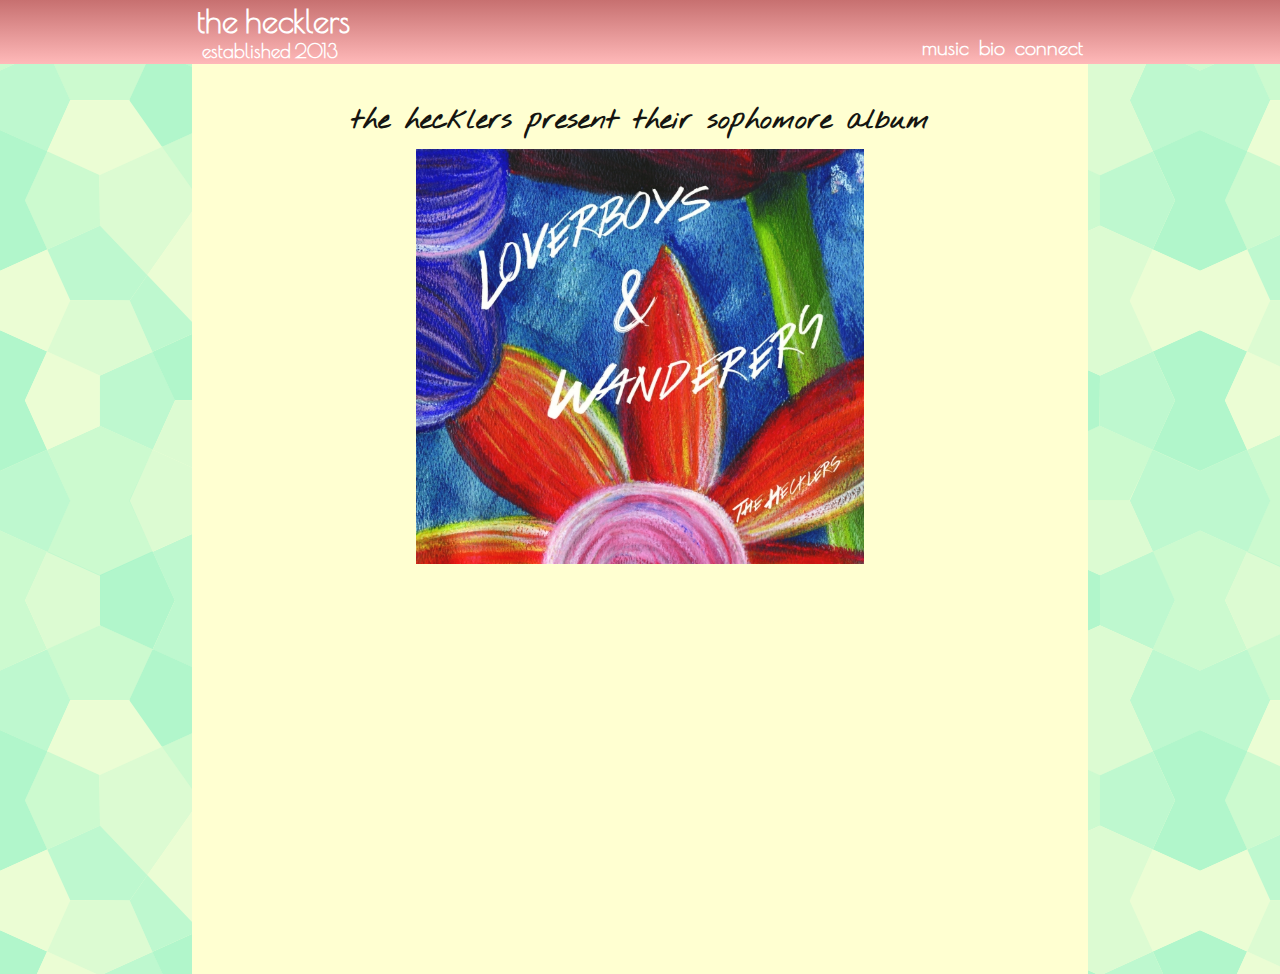
<file: index.html>
<!DOCTYPE html>
<html>
<head>
	<title>the hecklers</title>
	<link rel="stylesheet" type="text/css" href="css/index.css">
	<link href='http://fonts.googleapis.com/css?family=Poiret+One|Indie+Flower|Fredericka+the+Great|Nothing+You+Could+Do' rel='stylesheet' type='text/css'>
	<link rel="shortcut icon" href="images/FlowerSmall.jpg"/>
	<script src="https://ajax.googleapis.com/ajax/libs/jquery/2.1.3/jquery.min.js"></script>
	<script src="js/animation.js"></script>
</head>
<body>
	<div id="headingWrap">
		<div id="headingArea">
			<div id="logoArea">
				<a href="index.html"><h1 id="logo">the hecklers</h1></a>
				<h3>established 2013</h3>
			</div>
			<div id="navArea">
				<ul id="navList">
					<li><a href="connect.html" class="pageLink">connect</a></li>
					<li><a href="bio.html" class="pageLink">bio</a></li>
					<li><a href="music.html" class="pageLink">music</a></li>
				</ul>
			</div>
		</div>
	</div>
	<div class="content" id="indexContent">
		<p id="albumIntro">the hecklers present their sophomore album</p>
		<img id="albumArt" src="images/LoverboysAndWanderersCover.jpg">
		<p id="orderMessage">listen here!</p>
		<div id="storeIcons">
			<a id='googleLink' href='https://play.google.com/store/music/album/The_Hecklers_Loverboys_Wanderers?id=Byihupob6ry2jopnxwel7wwrfxy'><img src='images/googleIcon.png' class='storeIcon'></a>
			<a id='cdBabyLink' href='http://www.cdbaby.com/cd/thehecklers12'><img src='images/cdBabyIcon.png' class='storeIcon'></a>
			<a id='amazonLink' href='http://www.amazon.com/Loverboys-Wanderers-Hecklers/dp/B013QD0I7C/'><img src='images/amazonIcon.png' class='storeIcon'></a>
			<a id='amazonLink' href='https://itunes.apple.com/us/album/loverboys-wanderers/id1029119280'><img src='images/itunesIcon.png' class='storeIcon'></a>
			<a id='spotifyLink' href='https://play.spotify.com/album/5rdeUxSdllvIRg0PjMTfB7?play=true&utm_source=open.spotify.com&utm_medium=open'><img src='images/spotifyIcon.png' class='storeIcon'></a>
		</div>
		<div style="clear: both" />
<!-- 		<div id="bandCampWrapper">
			<iframe id="homePageBandcamp" style="border: 0; width: 100%; height: 42px;" src="http://bandcamp.com/EmbeddedPlayer/album=2565489598/size=small/bgcol=333333/linkcol=4ec5ec/artwork=none/transparent=true/" seamless><a href="http://thehecklers.bandcamp.com/album/dew-on-the-grass-in-the-morning">Dew on the Grass in the Morning by The Hecklers</a></iframe>
		</div> -->
		<p id="copyrightMessage">&copy; 2016 The Hecklers</p>
	</div>
</body>
</html>
</file>
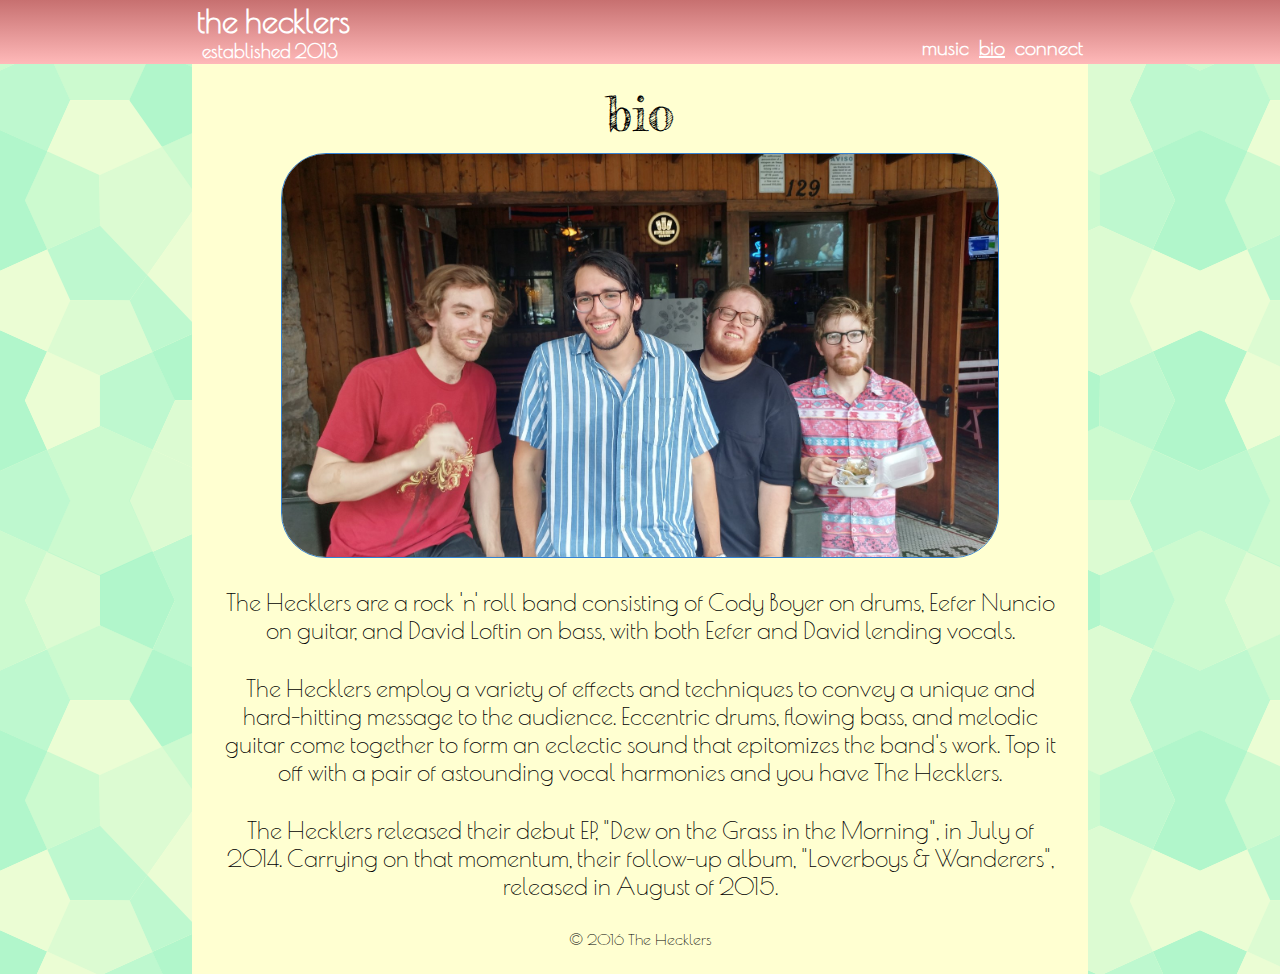
<file: bio.html>
<!DOCTYPE html>
<html>
<head>
	<title>the hecklers</title>
	<link rel="stylesheet" type="text/css" href="css/index.css">
	<link href='http://fonts.googleapis.com/css?family=Poiret+One|Indie+Flower|Fredericka+the+Great|Nothing+You+Could+Do' rel='stylesheet' type='text/css'>
	<link rel="shortcut icon" href="images/FlowerSmall.jpg"/>
</head>
<body>
	<div id="headingWrap">
		<div id="headingArea">
			<div id="logoArea">
				<a href="index.html"><h1 id="logo">the hecklers</h1></a>
				<h3>established 2013</h3>
			</div>
			<div id="navArea">
				<ul id="navList">
					<li><a href="connect.html" class="pageLink">connect</a></li>
					<li><a href="bio.html" class="activePage">bio</a></li>
					<li><a href="music.html" class="pageLink">music</a></li>
				</ul>
			</div>
		</div>
	</div>
	</div>
	<div class="content" id="bioContent">
		<h4>bio</h4>
		<img id="bandPic" src="images/bandPic.jpg">
		<p>The Hecklers are a rock 'n' roll band consisting of Cody Boyer on drums, Eefer Nuncio on guitar, and David Loftin on bass, with both Eefer and David lending vocals.</p>
		<p>The Hecklers employ a variety of effects and techniques to convey a unique and hard-hitting message to the audience.  Eccentric drums, flowing bass, and melodic guitar come together to form an eclectic sound that epitomizes the band's work.  Top it off with a pair of astounding vocal harmonies and you have The Hecklers.</p>
		<p>The Hecklers released their debut EP, "Dew on the Grass in the Morning", in July of 2014.  Carrying on that momentum, their follow-up album, "Loverboys & Wanderers", released in August of 2015.</p>
		<div id="copyrightMessage">&copy; 2016 The Hecklers</div>
	</div>
</body>
</html>
</file>
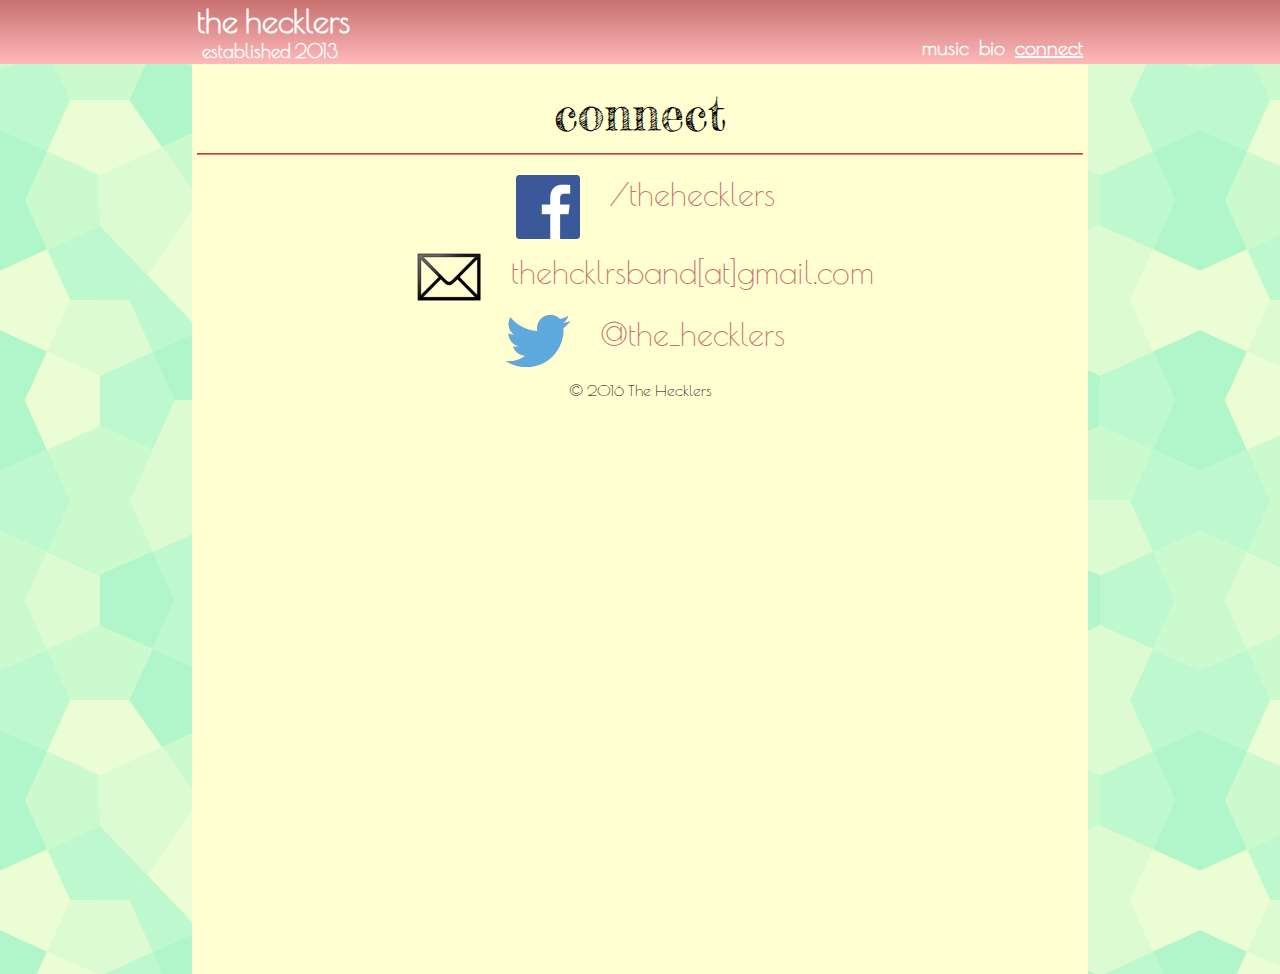
<file: connect.html>
<!DOCTYPE html>
<html>
<head>
	<title>the hecklers</title>
	<link rel="stylesheet" type="text/css" href="css/index.css">
	<link href='http://fonts.googleapis.com/css?family=Poiret+One|Indie+Flower|Fredericka+the+Great|Nothing+You+Could+Do' rel='stylesheet' type='text/css'>
	<link rel="shortcut icon" href="images/FlowerSmall.jpg"/>
</head>
<body>
	<div id="headingWrap">
		<div id="headingArea">
			<div id="logoArea">
				<a href="index.html"><h1 id="logo">the hecklers</h1></a>
				<h3>established 2013</h3>
			</div>
			<div id="navArea">
				<ul id="navList">
					<li><a href="connect.html" class="activePage">connect</a></li>
					<li><a href="bio.html" class="pageLink">bio</a></li>
					<li><a href="music.html" class="pageLink">music</a></li>
				</ul>
			</div>
		</div>
	</div>
	<div class="content" id="connectContent">
		<h4>connect</h4>
		<hr/>
		<div id="connectLinkWrapper">
			<a id='facebookLink' href='https://www.facebook.com/TheHecklers'><img src='images/facebookIcon.png' class='storeIcon'></a>
			<a href='https://www.facebook.com/TheHecklers'><p id='facebookText'>/thehecklers</p></a>
		</div>
		<div style="clear: both" />
		<div id="connectLinkWrapper">
			<a id='emailLink' href='mailto:thehcklrsband@gmail.com'><img src='images/emailIcon.png' class='storeIcon'></a>
			<a href='mailto:thehcklrsband@gmail.com'><p id='emailText'>thehcklrsband[at]gmail.com</p></a>
		</div>
		<div style="clear: both" />
		<div id="connectLinkWrapper">
			<a id='twitterLink' href='http://www.twitter.com/the_hecklers'><img src='images/twitterIcon.png' class='storeIcon'></a>
			<a href='http://www.twitter.com/the_hecklers'><p id='twitterText'>@the_hecklers</p></a>
		</div>
		<div id="copyrightMessage">&copy; 2016 The Hecklers</div>
	</div>
</body>
</html>
</file>
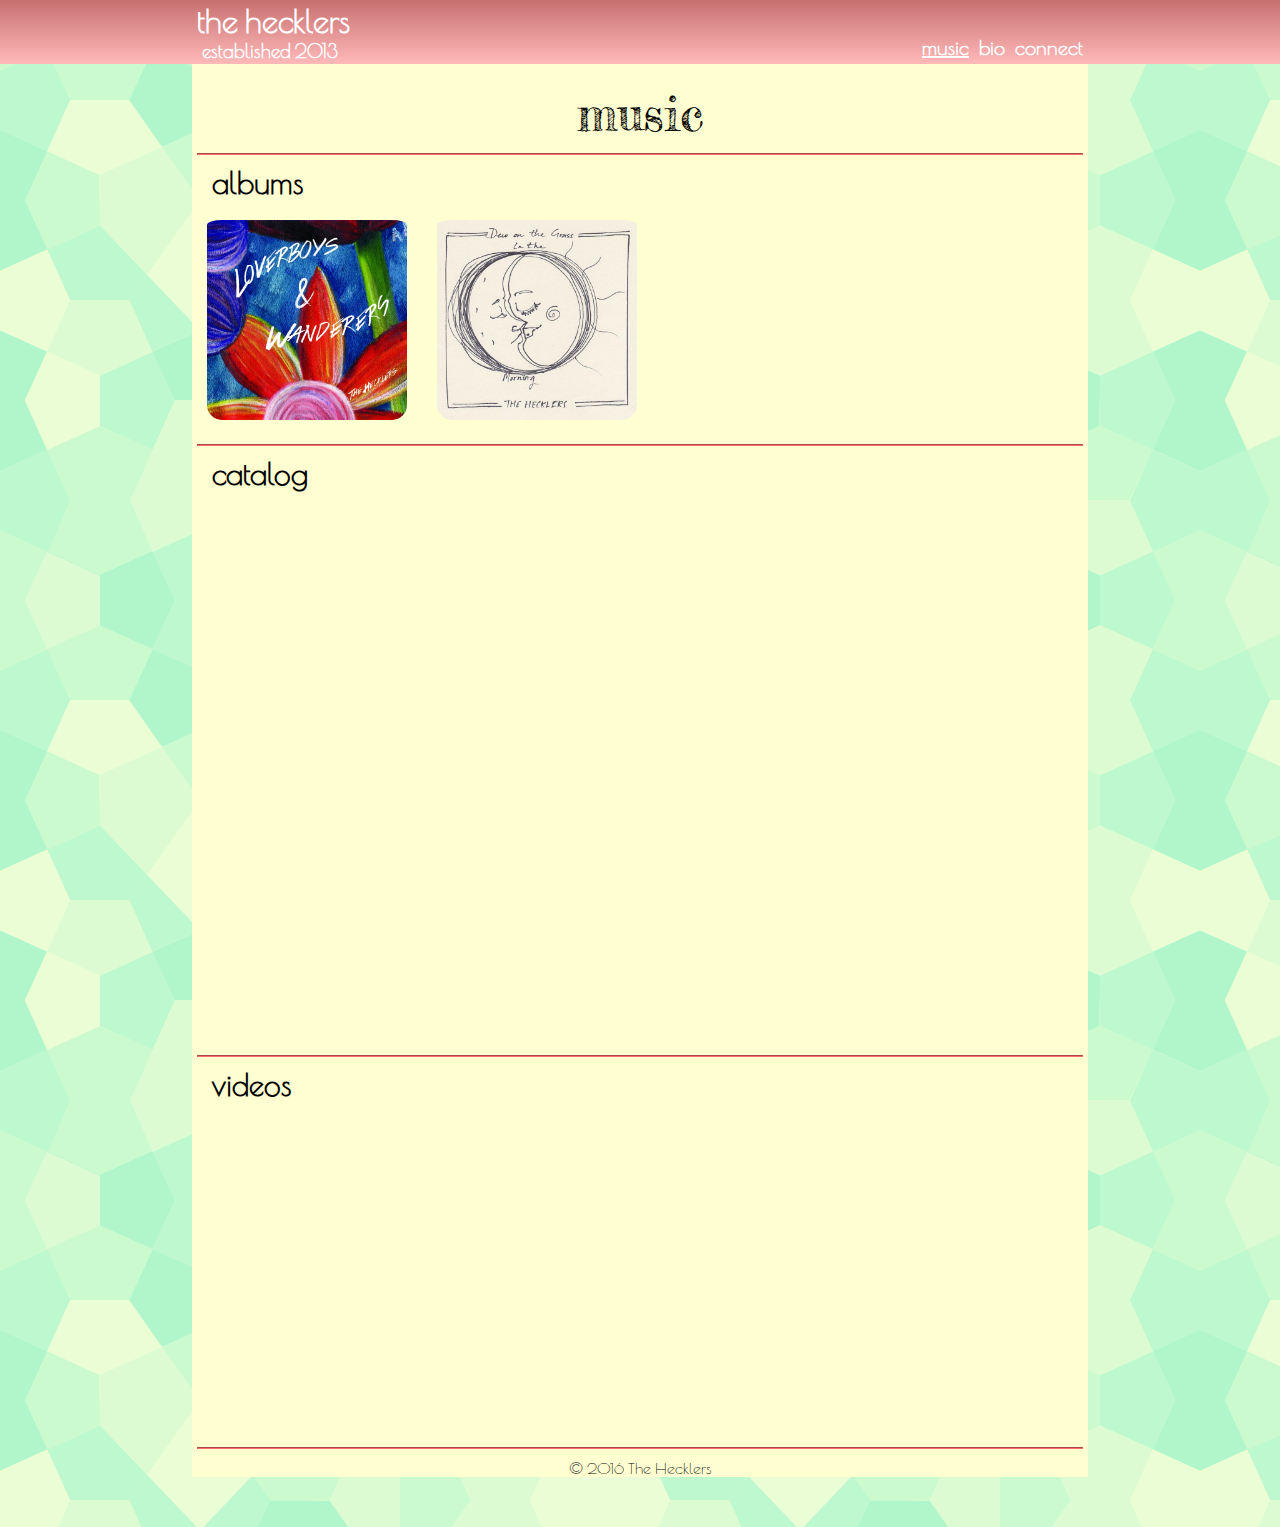
<file: music.html>
<!DOCTYPE html>
<html>
<head>
	<title>the hecklers</title>
	<link rel="stylesheet" type="text/css" href="css/index.css">
	<link href='http://fonts.googleapis.com/css?family=Poiret+One|Indie+Flower|Fredericka+the+Great|Nothing+You+Could+Do' rel='stylesheet' type='text/css'>
	<link rel="shortcut icon" href="images/FlowerSmall.jpg"/>
	<script src="https://ajax.googleapis.com/ajax/libs/jquery/2.1.3/jquery.min.js"></script>
	<script src="js/animation.js"></script>
</head>
<body>
	<div id="headingWrap">
		<div id="headingArea">
			<div id="logoArea">
				<a href="index.html"><h1 id="logo">the hecklers</h1></a>
				<h3>established 2013</h3>
			</div>
			<div id="navArea">
				<ul id="navList">
					<li><a href="connect.html" class="pageLink">connect</a></li>
					<li><a href="bio.html" class="pageLink">bio</a></li>
					<li><a href="music.html" class="activePage">music</a></li>
				</ul>
			</div>
		</div>
	</div>
	<div class="content" id="musicContent">
		<h4>music</h4>
		<hr/>
		<div id="albumsArea">
			<h5 class="subsectionTitle">albums</h5>
			<div class="albumContainer">
				<img class="albumArtPreview" src="images/LoverboysAndWanderersCover.jpg"></img>
				<div class="albumText">2015</div>
			</div>
			<div class="albumContainer">
				<img class="albumArtPreview" src="images/DewOnTheGrassCover.jpg"></img>
				<div class="albumText">2014</div>
			</div>
		</div>
		<div style="clear: both"/>
		<hr/>
		<div id="catalogArea">
			<h5 class="subsectionTitle">catalog</h5>
			<div id="cdBabyIframeWrapper">
				<iframe name="full" style="width:100%;height:520px;border:0px;" src="http://widget.cdbaby.com/392711d9-3153-4f31-a01c-bd0a2713fdb8/full/dark/opaque"></iframe>
			</div>
		</div>
		<div style="clear: both"/>
		<hr/>
		<div id="videosArea">
			<h5 class="subsectionTitle">videos</h5>
			<div id="iframeWrapper">
				<iframe id="youtube" src="http://www.youtube.com/embed/c2M7xX_59Jg" frameborder="0" allowfullscreen></iframe>
			</div>
		</div>
		<div style="clear: both"/>
		<hr/>
<!-- 		<div id="streamingArea">
			<h5 class="subsectionTitle">bandcamp stream</h5>
			<div id="bandcampWrapper">
				<iframe style="border: 0; width: 350px; height: 687px;" src="http://bandcamp.com/EmbeddedPlayer/album=2565489598/size=large/bgcol=333333/linkcol=0f91ff/transparent=true/" seamless><a href="http://thehecklers.bandcamp.com/album/dew-on-the-grass-in-the-morning">Dew on the Grass in the Morning by The Hecklers</a></iframe>
			</div>
		</div>
		<p>More music coming soon.</p>
		<hr/> -->
		<div id="copyrightMessage">&copy; 2016 The Hecklers</div>
	</div>
</body>
</html>
</file>
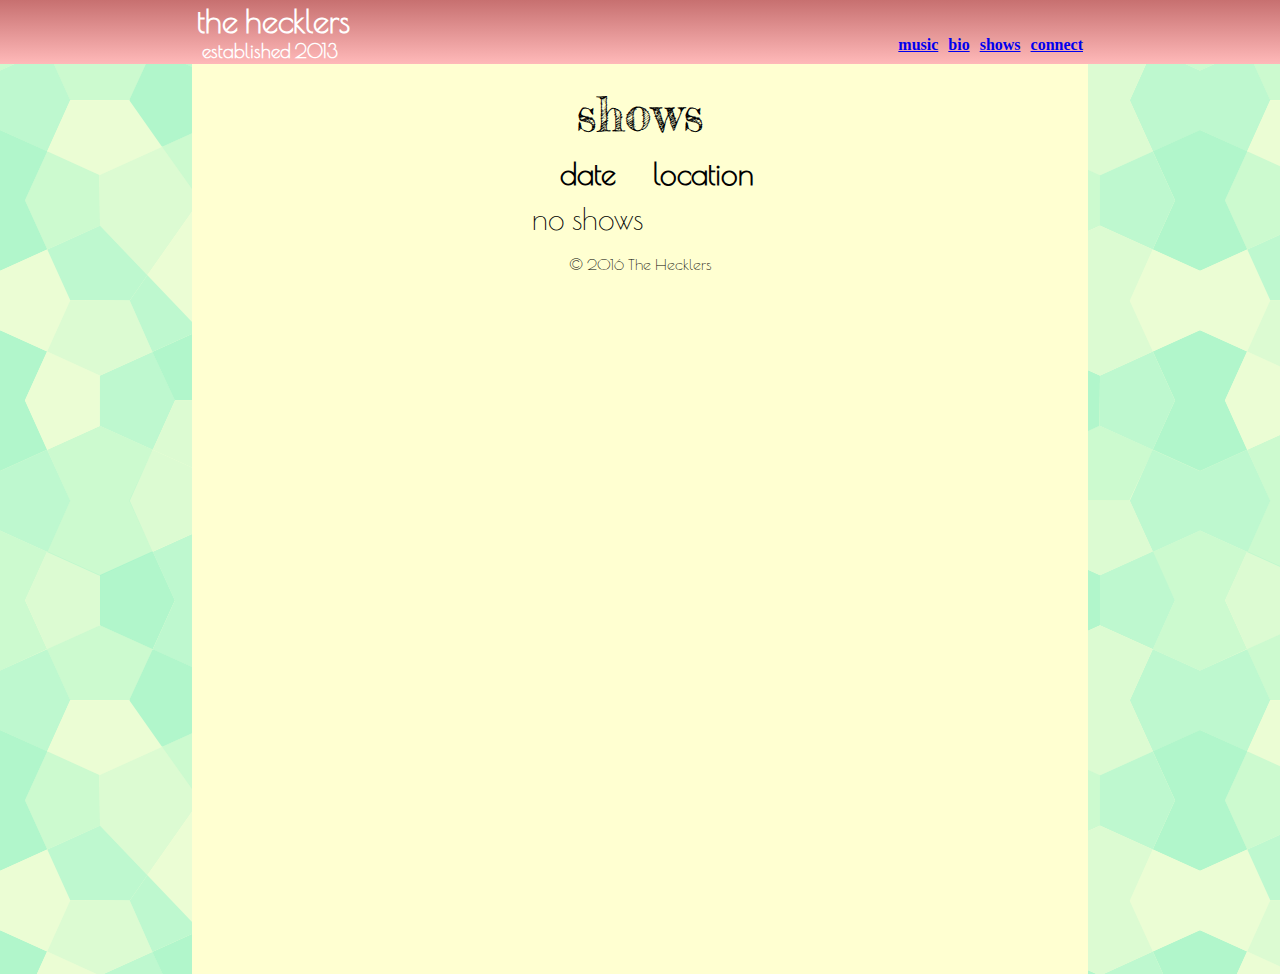
<file: shows.html>
<!DOCTYPE html>
<html style='height: 100%;'>
<head>
	<title>the hecklers</title>
	<link rel="stylesheet" type="text/css" href="css/index.css">
	<link href='http://fonts.googleapis.com/css?family=Poiret+One|Indie+Flower|Fredericka+the+Great|Nothing+You+Could+Do' rel='stylesheet' type='text/css'>
	<link rel="shortcut icon" href="images/FlowerSmall.jpg"/>
</head>
<body style='height: 100%;'>
	<div id="headingWrap">
		<div id="headingArea">
			<div id="logoArea">
				<a href="index.html"><h1 id="logo">the hecklers</h1></a>
				<h3>established 2013</h3>
			</div>
			<div id="navArea">
				<ul id="navList">
					<li><a href="connect.html">connect</a></li>
					<li><a href="shows.html">shows</a></li>
					<li><a href="bio.html">bio</a></li>
					<li><a href="music.html">music</a></li>
				</ul>
			</div>
		</div>
	</div>
	<div class="content" id="showsContent">
		<h4>shows</h4>
		<table>
			<tr>
				<th>date</th>
				<th>location</th>
			</tr>
			<tr>
				<td>no shows</td>
			</tr>
		</table>
		<div id="copyrightMessage">&copy; 2016 The Hecklers</div>
	</div>
</body>
</html>
</file>
<file: css/index.css>
#headingWrap{
	background: -webkit-linear-gradient(#C77070, #FFB9B9); /* For Safari 5.1 to 6.0 */
  	background: -o-linear-gradient(#C77070, #FFB9B9); /* For Opera 11.1 to 12.0 */
  	background: -moz-linear-gradient(#C77070, #FFB9B9); /* For Firefox 3.6 to 15 */
  	background: linear-gradient(#C77070, #FFB9B9); /* Standard syntax */
	width: 100%;
	margin: 0;
}

#headingArea {
	min-width: 200px;
	width: 70%;
	margin: 0 auto;
	padding: 2px 0;
}

body {
	margin: 0;
	background-image: url("../images/Background.png");
}

.content {
	min-width: 200px;
	width: 70%;
	margin: 0 auto;
	background-color: white;
	padding-top: 10px;
	height: 100%;
}

img {
	margin: 10px auto;
}

h1, h3, #navList a.pageLink {
	margin: 0;
	font-family: 'Poiret One', cursive;
	color: white;
	text-decoration: none;
}

#navList a.pageLink {
	font-size: 125%;
}

h3 {
	padding-left: 5px;
}

#logoArea {
	width: 40%;
	margin: 0;
	display: inline-block;
	padding-left: 5px;
}

#navArea {
	width: 55%;
	margin: 0;
	float: right;
	display: inline-block;
	margin-top: 18px;
}

#navList li {
	display: inline-block;
	float: right;
	padding: 0 5px;
	font-weight: bold;
}

#navList ul {
	float: right;
	margin-bottom: 0;
}

#navList a:hover {
	color: #4D94FF;
}

/* Bio */

#bioContent p, #connectContent p, #showsContent p,  #musicContent p {
	text-align: center;
	font-family: 'Poiret One', cursive;
	font-size: 200%;
	margin: 10px;
}

#bioContent p {
	margin: 30px;
	font-size: 24px;
}

#bioContent h4, #connectContent h4, #showsContent h4, #musicContent h4 {
	text-align: center;
	font-family: 'Fredericka the Great', cursive;
	font-size: 300%;
	font-weight: normal;
	margin-bottom: 10px;
}


#showsContent table {
	margin: 0 auto;
	font-size: 30px;
	font-family: 'Poiret One', cursive;
	border-collapse: separate;
}

#showsContent td {
	padding: 7px;
	text-align: center;
}

h4, img {
	margin-top: 0;
	padding-top: 10px;
}

/* Index */

#albumIntro {
	text-align: center;
	font-family: 'Nothing You Could Do', cursive;
	font-size: 175%;
	font-weight: bold;
	margin-bottom: 0;
}

/*#albumTitle {
	text-align: center;
	font-family: 'Nothing You Could Do', cursive;
	font-size: 175%;
	font-weight: bold;
}*/

#albumArt {
	max-width: 640px;
	width: 50%;
	display: block;
	margin: 0 auto;
}

#orderMessage {
	text-align: center;
	font-family: 'Fredericka the Great', cursive;
	font-size: 300%;
	margin-bottom: 10px;
}

/* Store Icons */

.storeIcon {
	height: auto;
	width: 64px;
	display: block;
	float: left;
	margin: 0 20px;
}

#storeIcons {
	width: auto;
	margin: 0 auto 10px;
	text-align: center;
}

#storeIcons a {
	display: inline-block;
}

#copyrightMessage {
	text-align: center;
	font-family: 'Poiret One', cursive;
	width: auto;
	margin: 10px auto 50px;
}

#iframeWrapper {
	width: 100%;
	max-width: 560px;
	overflow: hidden;
	margin: 0 auto 30px;
}

#cdBabyIframeWrapper {
	padding: 0 10px;
	width: 100%;
	max-width: 1000px;
	overflow: hidden;
	margin: 20px auto;
}

#cdBabyIframeWrapper iframe {
	margin: 0 auto;
}

#player {
	margin: 0 auto;	
}

#bandcampWrapper {
	width: 100%;
	max-width: 560px;
	overflow: hidden;
	border-radius: 45px;
	margin: 20px auto;
	text-align: center;
}

#youtube {
	width: 100%;
	max-width: 560px;
	margin: 0 auto;
	display: block;
	height: 315px;
	overflow: hidden;
}

#bandPic {
	border: solid 1px #3382D6;
	border-radius: 45px;
	display: block;
	margin: 0 auto;
	padding: 0;
	width: 80%;
}

#connectLinkWrapper {
	width: auto;
	margin: 0 auto;
	display: inline-block;
}

#connectLinkWrapper a {
	color: blue;
	text-decoration: none;
	float: left;
}

#facebookText {
	margin-top: 25px;
	color: #C77070;
}

#emailText {
	margin-top: 15px;
	color: #C77070;
}

#twitterText {
	margin-top: 20px;
	color: #C77070;	
}


#bandCampWrapper {
	text-align: center;
	margin: 0 auto;
}

#homePageBandcamp {
	max-width: 658px;
	margin: 0 auto;
}

#connectContent {
	text-align: center;
}

#connectContent p {
	font-size: 32px;
}

/* Music */

.albumContainer {
	display: block;
	position: relative;
	float: left;
	margin: 10px 15px;
}

.subsectionTitle {
	font-size: 30px;
	padding-left: 15px;
	font-family: 'Poiret One', cursive;
	margin: 0 5px;
}

.albumArtPreview {
	width: 200px;
	height: 200px;
	border-radius: 15px;
}

.albumText {
	text-align: center;
	width: 100%;
	background-color: #FF6C6C;
	color: white;
	position: absolute;
	z-index: 1;
	bottom: 30px;
	opacity: 0.8;
}

hr {
	color: #FF6C6C;
	border-color: #FF6C6C;
	background-color: #FF6C6C;
	margin: 0 5px 10px;
}

a.activePage {
	text-decoration: underline;
	font-size: 125%;	
	font-family: 'Poiret One', cursive;
	color: white;
}

.content { 
/*  background: url(../images/Parchment.jpg) no-repeat center center fixed; 
  -webkit-background-size: cover;
  -moz-background-size: cover;
  -o-background-size: cover;
  background-size: cover;*/
  background-color: #FFFFD1;
  min-height: 100vh;
}

body {
	min-height: 100vh;
}

html {
	height: auto;
	min-height: 100%;
}

#logoArea a {
	text-decoration: none;	
}
</file>
